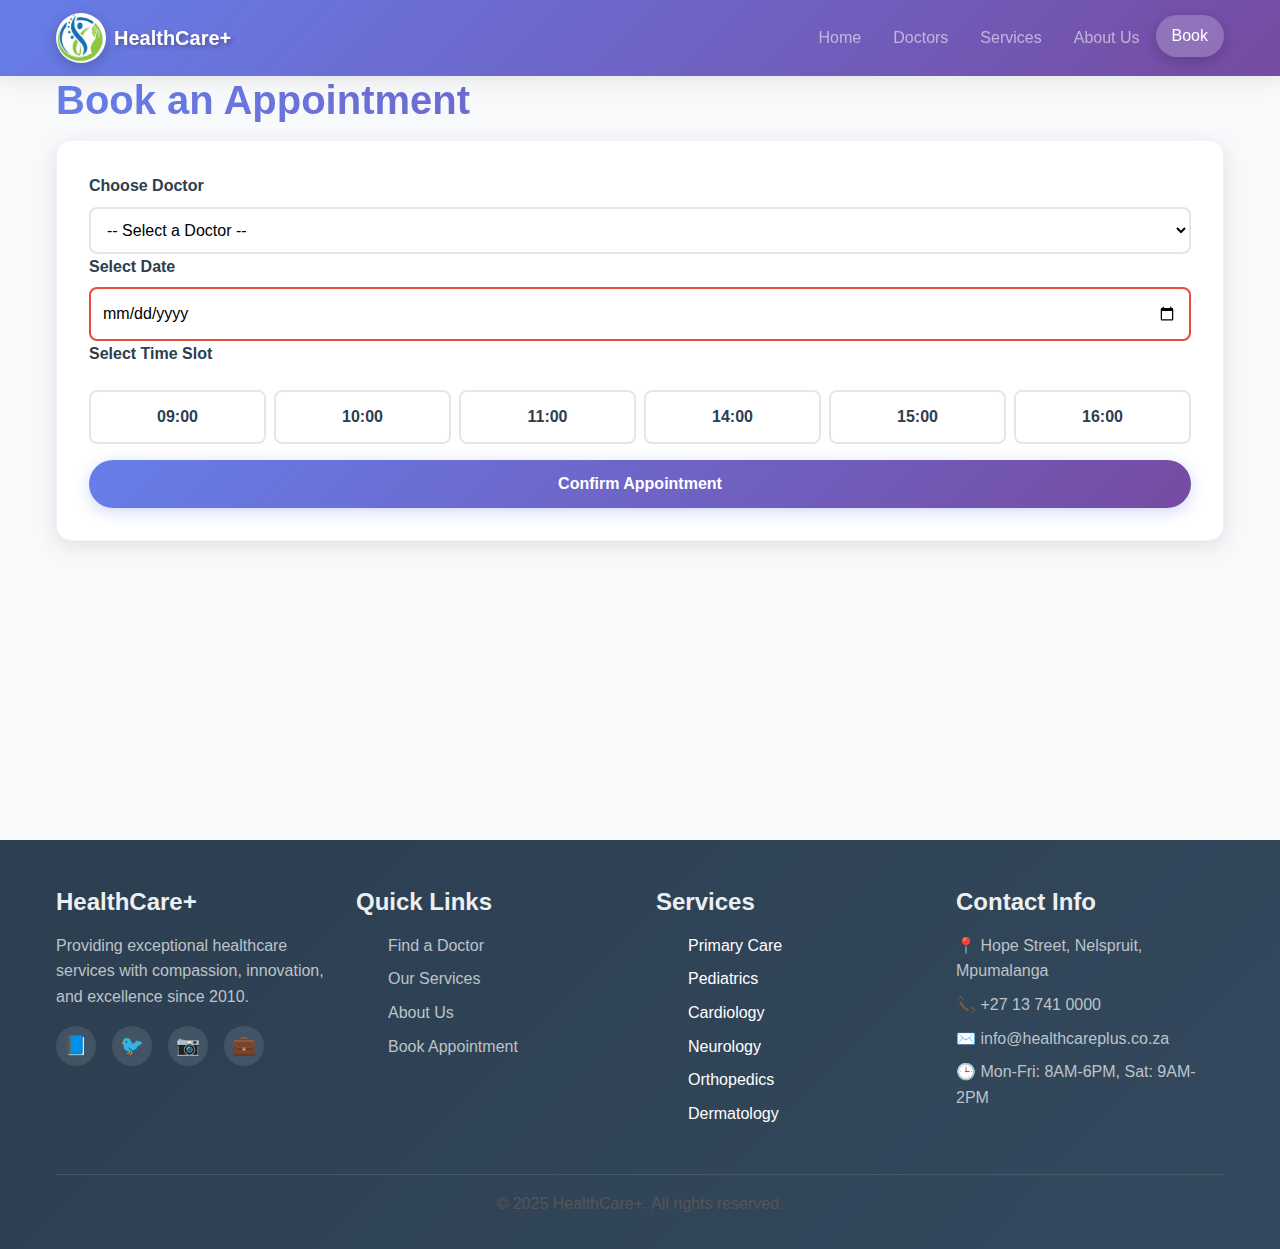
<file: book.html>
<!DOCTYPE html>
<html lang="en">
<head>
  <meta charset="UTF-8" />
  <meta name="viewport" content="width=device-width, initial-scale=1.0" />
  <title>HealthCare+ | Book Appointment</title>
  <link rel="icon" href="Images\logo.jpg" type="image/x-icon">
  <!-- Bootstrap CSS -->
  <link href="https://cdn.jsdelivr.net/npm/bootstrap@5.3.0/dist/css/bootstrap.min.css" rel="stylesheet">
  <link rel="stylesheet" href="styles.css">
</head>
<body>
  <nav class="navbar navbar-expand-lg navbar-dark bg-primary sticky-top">
    <div class="container">
      <a class="navbar-brand d-flex align-items-center" href="index.html">
        <img src="Images\logo.jpg" alt="logo" height="50" width="50" class="rounded-circle me-2">
        <span class="fw-bold">HealthCare+</span>
      </a>
      
      <button class="navbar-toggler" type="button" data-bs-toggle="collapse" data-bs-target="#navbarNav" aria-controls="navbarNav" aria-expanded="false" aria-label="Toggle navigation">
        <span class="navbar-toggler-icon"></span>
      </button>
      
      <div class="collapse navbar-collapse" id="navbarNav">
        <ul class="navbar-nav ms-auto">
          <li class="nav-item">
            <a class="nav-link" href="index.html">Home</a>
          </li>
          <li class="nav-item">
            <a class="nav-link" href="doctors.html">Doctors</a>
          </li>
          <li class="nav-item">
            <a class="nav-link" href="services.html">Services</a>
          </li>
          <li class="nav-item">
            <a class="nav-link" href="about.html">About Us</a>
          </li>
          <li class="nav-item">
            <a class="nav-link active" href="book.html">Book</a>
          </li>
        </ul>
      </div>
    </div>
  </nav>

  <main class="container">
    <h1>Book an Appointment</h1>

    <form class="card">
      <label>Choose Doctor
        <select id="selectDoctor" required>
          <option value="">-- Select a Doctor --</option>
          <option value="dr_smith">Dr. Thabo Maseko (Primary Care Physician)</option>
          <option value="dr_lee">Dr. Nokuthula Dlamini(Pediatrician)</option>
          <option value="dr_patel">Dr. Sipho Nkosi(Cardiologist)</option>
          <option value="dr_garcia">Dr. Lerato Molefe(Neurologist)</option>
          <option value="dr_garcia">Dr. Themba Khumalo(Orthopedic Surgeon)</option>
          <option value="dr_garcia">Dr. Zanele Mthembu(Dermatologist)</option>
          <option value="dr_garcia">Dr. Kgosi Ramaphosa(Internal Medicine)</option>
          <option value="dr_garcia">Dr. Amahle Zulu(Gynecologist)</option>
        </select>
      </label>
      
      <label>Select Date
        <input type="date" id="inputDate" required />
      </label>
      
      <label>Select Time Slot
        <div class="slots">
          <input type="radio" id="slot1" name="timeSlot" class="slot-radio" value="09:00" required>
          <label for="slot1" class="slot">09:00</label>
          
          <input type="radio" id="slot2" name="timeSlot" class="slot-radio" value="10:00">
          <label for="slot2" class="slot">10:00</label>
          
          <input type="radio" id="slot3" name="timeSlot" class="slot-radio" value="11:00">
          <label for="slot3" class="slot">11:00</label>
          
          <input type="radio" id="slot4" name="timeSlot" class="slot-radio" value="14:00">
          <label for="slot4" class="slot">14:00</label>
          
          <input type="radio" id="slot5" name="timeSlot" class="slot-radio" value="15:00">
          <label for="slot5" class="slot">15:00</label>
          
          <input type="radio" id="slot6" name="timeSlot" class="slot-radio" value="16:00">
          <label for="slot6" class="slot">16:00</label>
        </div>
      </label>
      
      <button type="submit" class="btn btn-primary">Confirm Appointment</button>
    </form>
  </main>

  <footer class="site-footer">
    <div class="container">
      <div class="footer-content">
        <div class="footer-section">
          <h3>HealthCare+</h3>
          <p>Providing exceptional healthcare services with compassion, innovation, and excellence since 2010.</p>
          <div class="social-links">
            <a href="#" aria-label="Facebook">📘</a>
            <a href="#" aria-label="Twitter">🐦</a>
            <a href="#" aria-label="Instagram">📷</a>
            <a href="#" aria-label="LinkedIn">💼</a>
          </div>
        </div>
        
        <div class="footer-section">
          <h4>Quick Links</h4>
          <ul>
            <li><a href="doctors.html">Find a Doctor</a></li>
            <li><a href="services.html">Our Services</a></li>
            <li><a href="about.html">About Us</a></li>
            <li><a href="book.html">Book Appointment</a></li>
          </ul>
        </div>
        
        <div class="footer-section">
          <h4>Services</h4>
          <ul>
            <li>Primary Care</li>
            <li>Pediatrics</li>
            <li>Cardiology</li>
            <li>Neurology</li>
            <li>Orthopedics</li>
            <li>Dermatology</li>
          </ul>
        </div>
        
        <div class="footer-section">
          <h4>Contact Info</h4>
          <p>📍 Hope Street, Nelspruit, Mpumalanga</p>
          <p>📞 +27 13 741 0000</p>
          <p>✉️ info@healthcareplus.co.za</p>
          <p>🕒 Mon-Fri: 8AM-6PM, Sat: 9AM-2PM</p>
        </div>
      </div>
      
      <div class="footer-bottom">
        <p>© 2025 HealthCare+. All rights reserved.</p>
       
      </div>
    </div>
  </footer>
  
  <!-- Bootstrap JavaScript -->
  <script src="https://cdn.jsdelivr.net/npm/bootstrap@5.3.0/dist/js/bootstrap.bundle.min.js"></script>
</body>
</html>
</file>
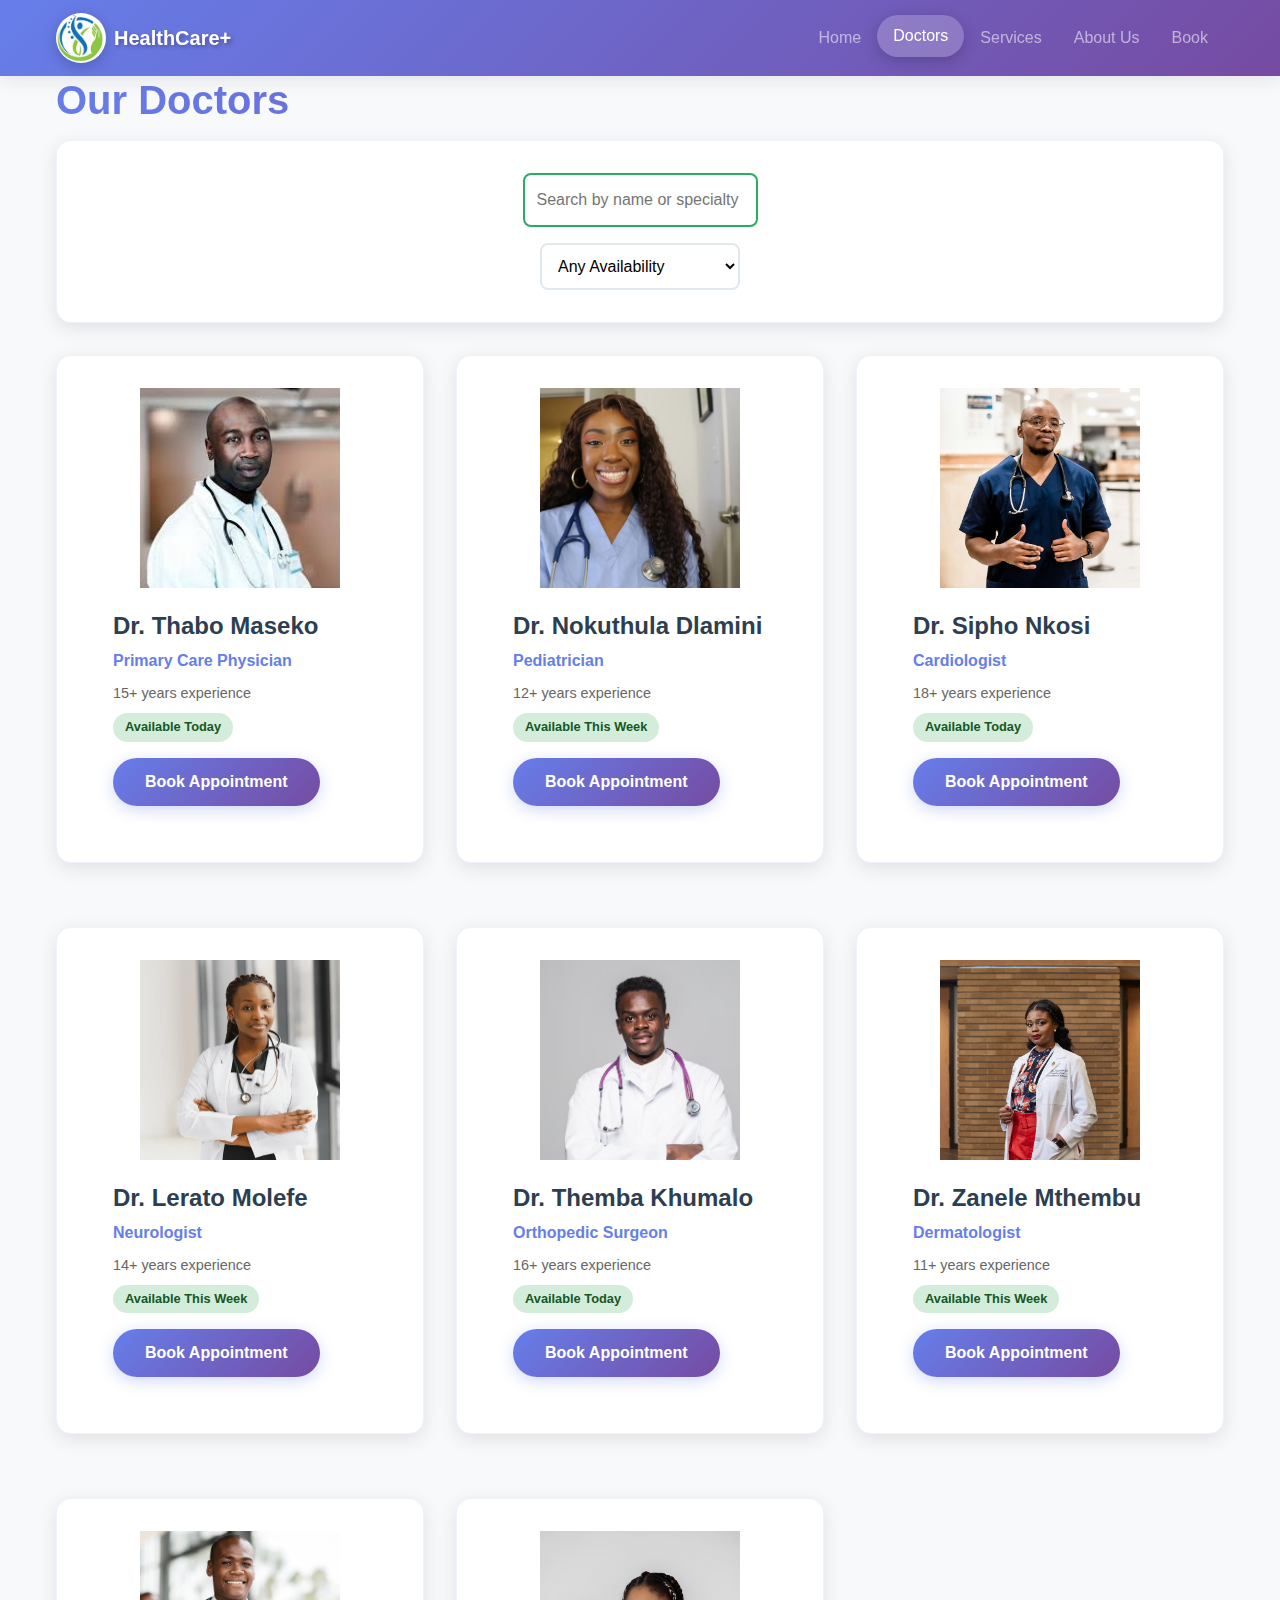
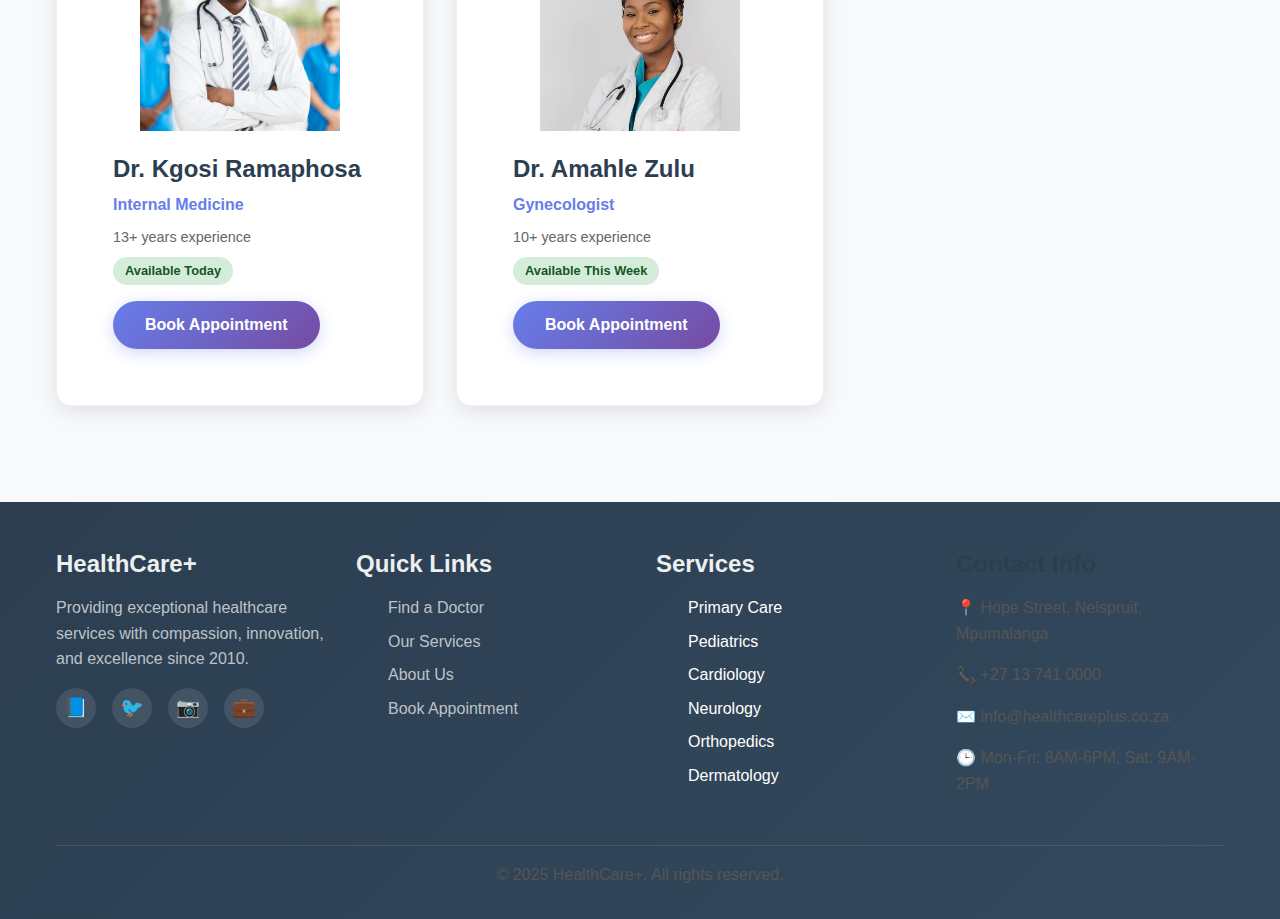
<file: doctors.html>
<!DOCTYPE html>
<html lang="en">
<head>
  <meta charset="UTF-8" />
  <meta name="viewport" content="width=device-width, initial-scale=1.0" />
  <title>HealthCare+ | Doctors</title>
  <link rel="icon" href="Images\logo.jpg" type="image/x-icon">
  <!-- Bootstrap CSS -->
  <link href="https://cdn.jsdelivr.net/npm/bootstrap@5.3.0/dist/css/bootstrap.min.css" rel="stylesheet">
  <link rel="stylesheet" href="styles.css">
</head>
<body>
  <nav class="navbar navbar-expand-lg navbar-dark bg-primary sticky-top">
    <div class="container">
      <a class="navbar-brand d-flex align-items-center" href="index.html">
        <img src="Images\logo.jpg" alt="logo" height="50" width="50" class="rounded-circle me-2">
        <span class="fw-bold">HealthCare+</span>
      </a>
      
      <button class="navbar-toggler" type="button" data-bs-toggle="collapse" data-bs-target="#navbarNav" aria-controls="navbarNav" aria-expanded="false" aria-label="Toggle navigation">
        <span class="navbar-toggler-icon"></span>
      </button>
      
      <div class="collapse navbar-collapse" id="navbarNav">
        <ul class="navbar-nav ms-auto">
          <li class="nav-item">
            <a class="nav-link" href="index.html">Home</a>
          </li>
          <li class="nav-item">
            <a class="nav-link active" href="doctors.html">Doctors</a>
          </li>
          <li class="nav-item">
            <a class="nav-link" href="services.html">Services</a>
          </li>
          <li class="nav-item">
            <a class="nav-link" href="about.html">About Us</a>
          </li>
          <li class="nav-item">
            <a class="nav-link" href="book.html">Book</a>
          </li>
        </ul>
      </div>
    </div>
  </nav>

  <main class="container">
    <h1>Our Doctors</h1>
    <div id="doctorFilters" class="filters card">
      <input type="text" id="filterQuery" placeholder="Search by name or specialty" />
      <select id="filterAvailability">
        <option value="all">Any Availability</option>
        <option value="today">Available Today</option>
        <option value="week">This Week</option>
      </select>
    </div>

    <div id="doctorsGrid" class="grid">
      <div class="doctor-card card">
        <img src="Images\Thabo.jpeg" alt="Dr. Thabo Maseko" class="doctor-image" />
        <div class="doctor-info">
          <h3>Dr. Thabo Maseko</h3>
          <p class="specialty">Primary Care Physician</p>
          <p class="experience">15+ years experience</p>
          <p class="availability available">Available Today</p>
          <div class="doctor-actions">
            <a href="book.html" class="btn btn-primary">Book Appointment</a>
    
          </div>
        </div>
      </div>

      <div class="doctor-card card">
        <img src="Images\Nokthula.jpg" alt="Dr. Nokuthula Dlamini" class="doctor-image" height="200px" width="350px"/>
        <div class="doctor-info">
          <h3>Dr. Nokuthula Dlamini</h3>
          <p class="specialty">Pediatrician</p>
          <p class="experience">12+ years experience</p>
          <p class="availability available">Available This Week</p>
          <div class="doctor-actions">
            <a href="book.html" class="btn btn-primary">Book Appointment</a>
            
          </div>
        </div>
      </div>

      <div class="doctor-card card">
        <img src="Images\Sipho.jpg" alt="Dr. Sipho Nkosi" class="doctor-image" height="200px" width="300px"/>
        <div class="doctor-info">
          <h3>Dr. Sipho Nkosi</h3>
          <p class="specialty">Cardiologist</p>
          <p class="experience">18+ years experience</p>
          <p class="availability available">Available Today</p>
          <div class="doctor-actions">
            <a href="book.html" class="btn btn-primary">Book Appointment</a>
            
          </div>
        </div>
      </div>

      <div class="doctor-card card">
        <img src="Images\Lerato.webp" alt="Dr. Lerato Molefe" class="doctor-image" height="200px" width="300px" />
        <div class="doctor-info">
          <h3>Dr. Lerato Molefe</h3>
          <p class="specialty">Neurologist</p>
          <p class="experience">14+ years experience</p>
          <p class="availability available">Available This Week</p>
          <div class="doctor-actions">
            <a href="book.html" class="btn btn-primary">Book Appointment</a>
           
          </div>
        </div>
      </div>

      <div class="doctor-card card">
        <img src="Images\Themba.avif" alt="Dr. Themba Khumalo" class="doctor-image themba" />
        <div class="doctor-info">
          <h3>Dr. Themba Khumalo</h3>
          <p class="specialty">Orthopedic Surgeon</p>
          <p class="experience">16+ years experience</p>
          <p class="availability available">Available Today</p>
          <div class="doctor-actions">
            <a href="book.html" class="btn btn-primary">Book Appointment</a>
           
          </div>
        </div>
      </div>

      <div class="doctor-card card">
        <img src="Images\zanele.jpg" alt="Dr. Zanele Mthembu" class="doctor-image"  height="200px" width="300px" />
        <div class="doctor-info">
          <h3>Dr. Zanele Mthembu</h3>
          <p class="specialty">Dermatologist</p>
          <p class="experience">11+ years experience</p>
          <p class="availability available">Available This Week</p>
          <div class="doctor-actions">
            <a href="book.html" class="btn btn-primary">Book Appointment</a>
        
          </div>
        </div>
      </div>

      <div class="doctor-card card">
        <img src="Images\kgosi.png" alt="Dr. Kgosi Ramaphosa" class="doctor-image"  height="200px" width="300px"/>
        <div class="doctor-info">
          <h3>Dr. Kgosi Ramaphosa</h3>
          <p class="specialty">Internal Medicine</p>
          <p class="experience">13+ years experience</p>
          <p class="availability available">Available Today</p>
          <div class="doctor-actions">
            <a href="book.html" class="btn btn-primary">Book Appointment</a>
            
          </div>
        </div>
      </div>

      <div class="doctor-card card">
        <img src="Images\Amahle.avif" alt="Dr. Amahle Zulu" class="doctor-image"  height="400px" width="300px"/>
        <div class="doctor-info">
          <h3>Dr. Amahle Zulu</h3>
          <p class="specialty">Gynecologist</p>
          <p class="experience">10+ years experience</p>
          <p class="availability available">Available This Week</p>
          <div class="doctor-actions">
            <a href="book.html" class="btn btn-primary">Book Appointment</a>
            
          </div>
        </div>
      </div>
    </div>
  </main>
  <footer class="site-footer">
    <div class="container">
      <div class="footer-content">
        <div class="footer-section">
          <h3>HealthCare+</h3>
          <p>Providing exceptional healthcare services with compassion, innovation, and excellence since 2010.</p>
          <div class="social-links">
            <a href="#" aria-label="Facebook">📘</a>
            <a href="#" aria-label="Twitter">🐦</a>
            <a href="#" aria-label="Instagram">📷</a>
            <a href="#" aria-label="LinkedIn">💼</a>
          </div>
        </div>
        
        <div class="footer-section">
          <h4>Quick Links</h4>
          <ul>
            <li><a href="doctors.html">Find a Doctor</a></li>
            <li><a href="services.html">Our Services</a></li>
            <li><a href="about.html">About Us</a></li>
            <li><a href="book.html">Book Appointment</a></li>
          </ul>
        </div>
        
        <div class="footer-section">
          <h4>Services</h4>
          <ul>
            <li>Primary Care</li>
            <li>Pediatrics</li>
            <li>Cardiology</li>
            <li>Neurology</li>
            <li>Orthopedics</li>
            <li>Dermatology</li>
          </ul>
        </div>
        
        <div id="footer-section">
          <h4>Contact Info</h4>
          <p>📍 Hope Street, Nelspruit, Mpumalanga</p>
          <p>📞 +27 13 741 0000</p>
          <p>✉️ info@healthcareplus.co.za</p>
          <p>🕒 Mon-Fri: 8AM-6PM, Sat: 9AM-2PM</p>
        </div>
      </div>
      
      <div class="footer-bottom">
        <p>© 2025 HealthCare+. All rights reserved.</p>
        </div>
      </div>
    </div>
  </footer>
  
  <!-- Bootstrap JavaScript -->
  <script src="https://cdn.jsdelivr.net/npm/bootstrap@5.3.0/dist/js/bootstrap.bundle.min.js"></script>
</body>
</html>
</file>
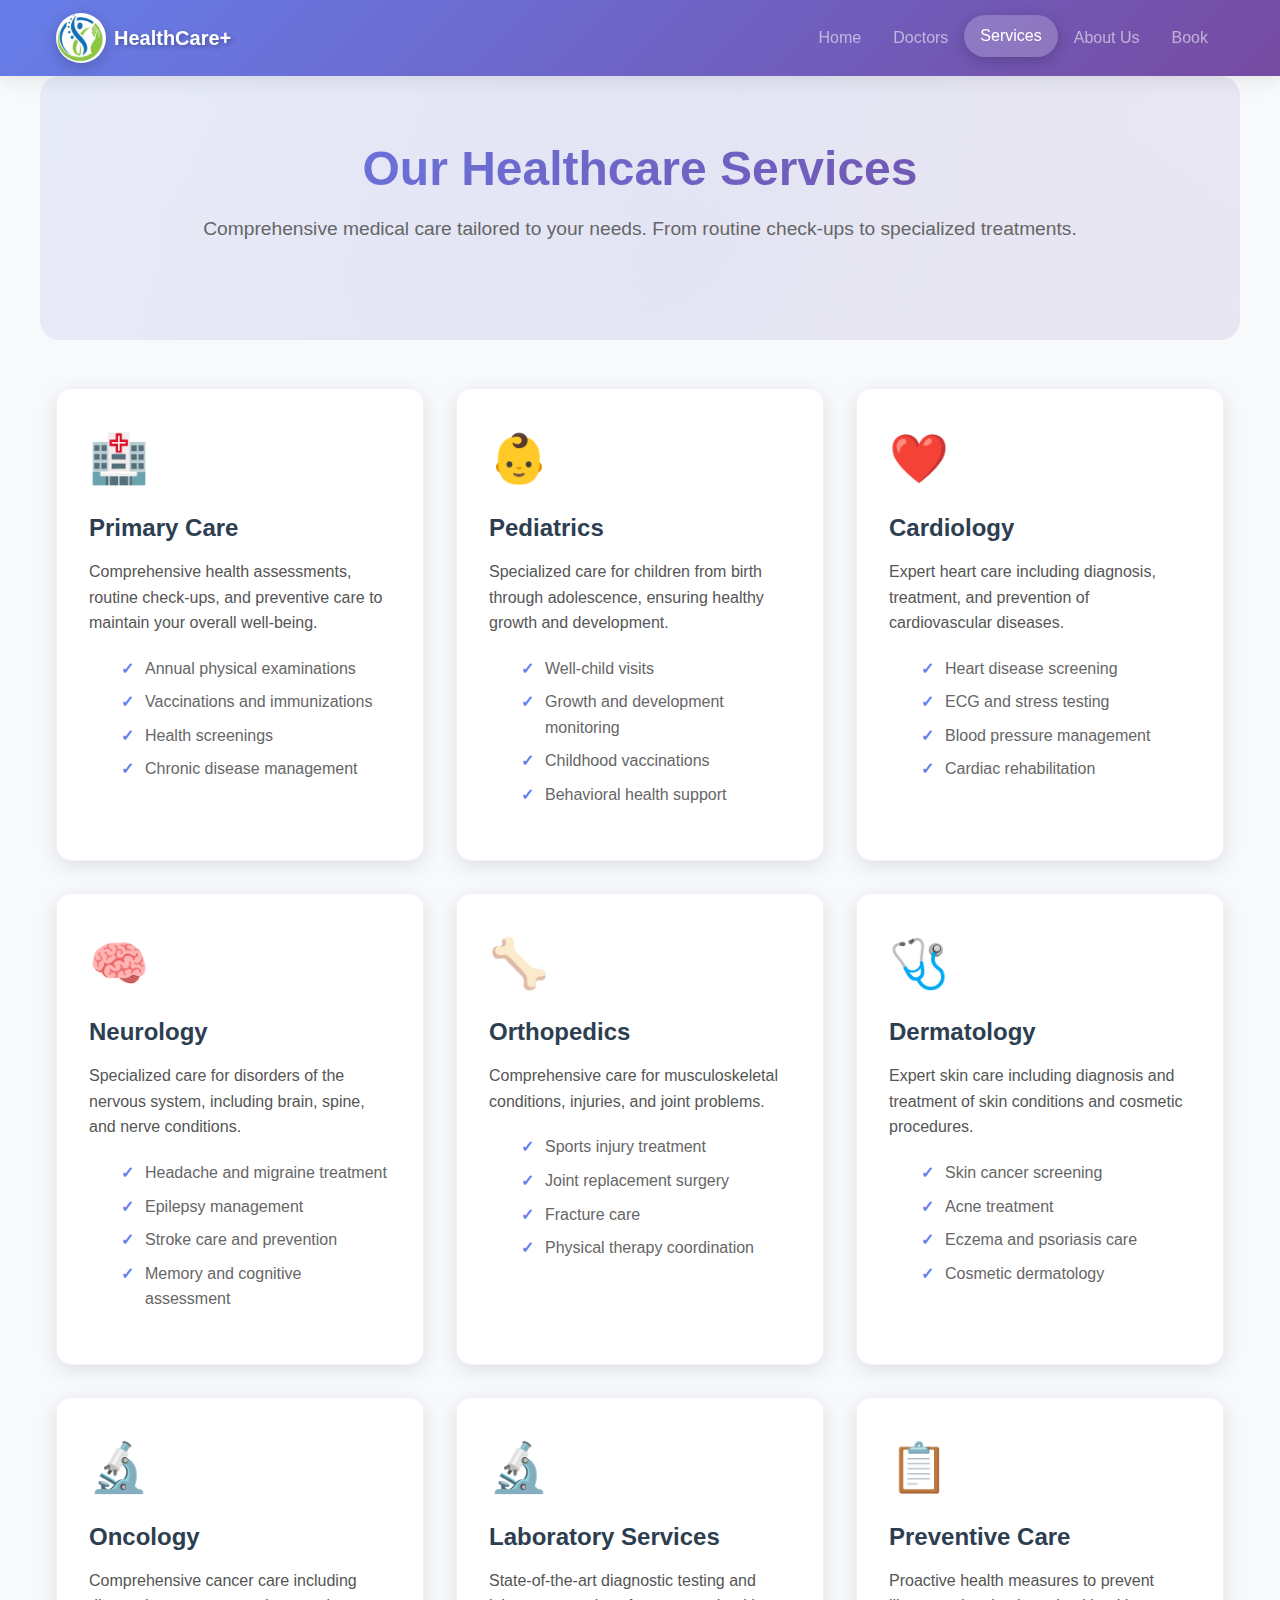
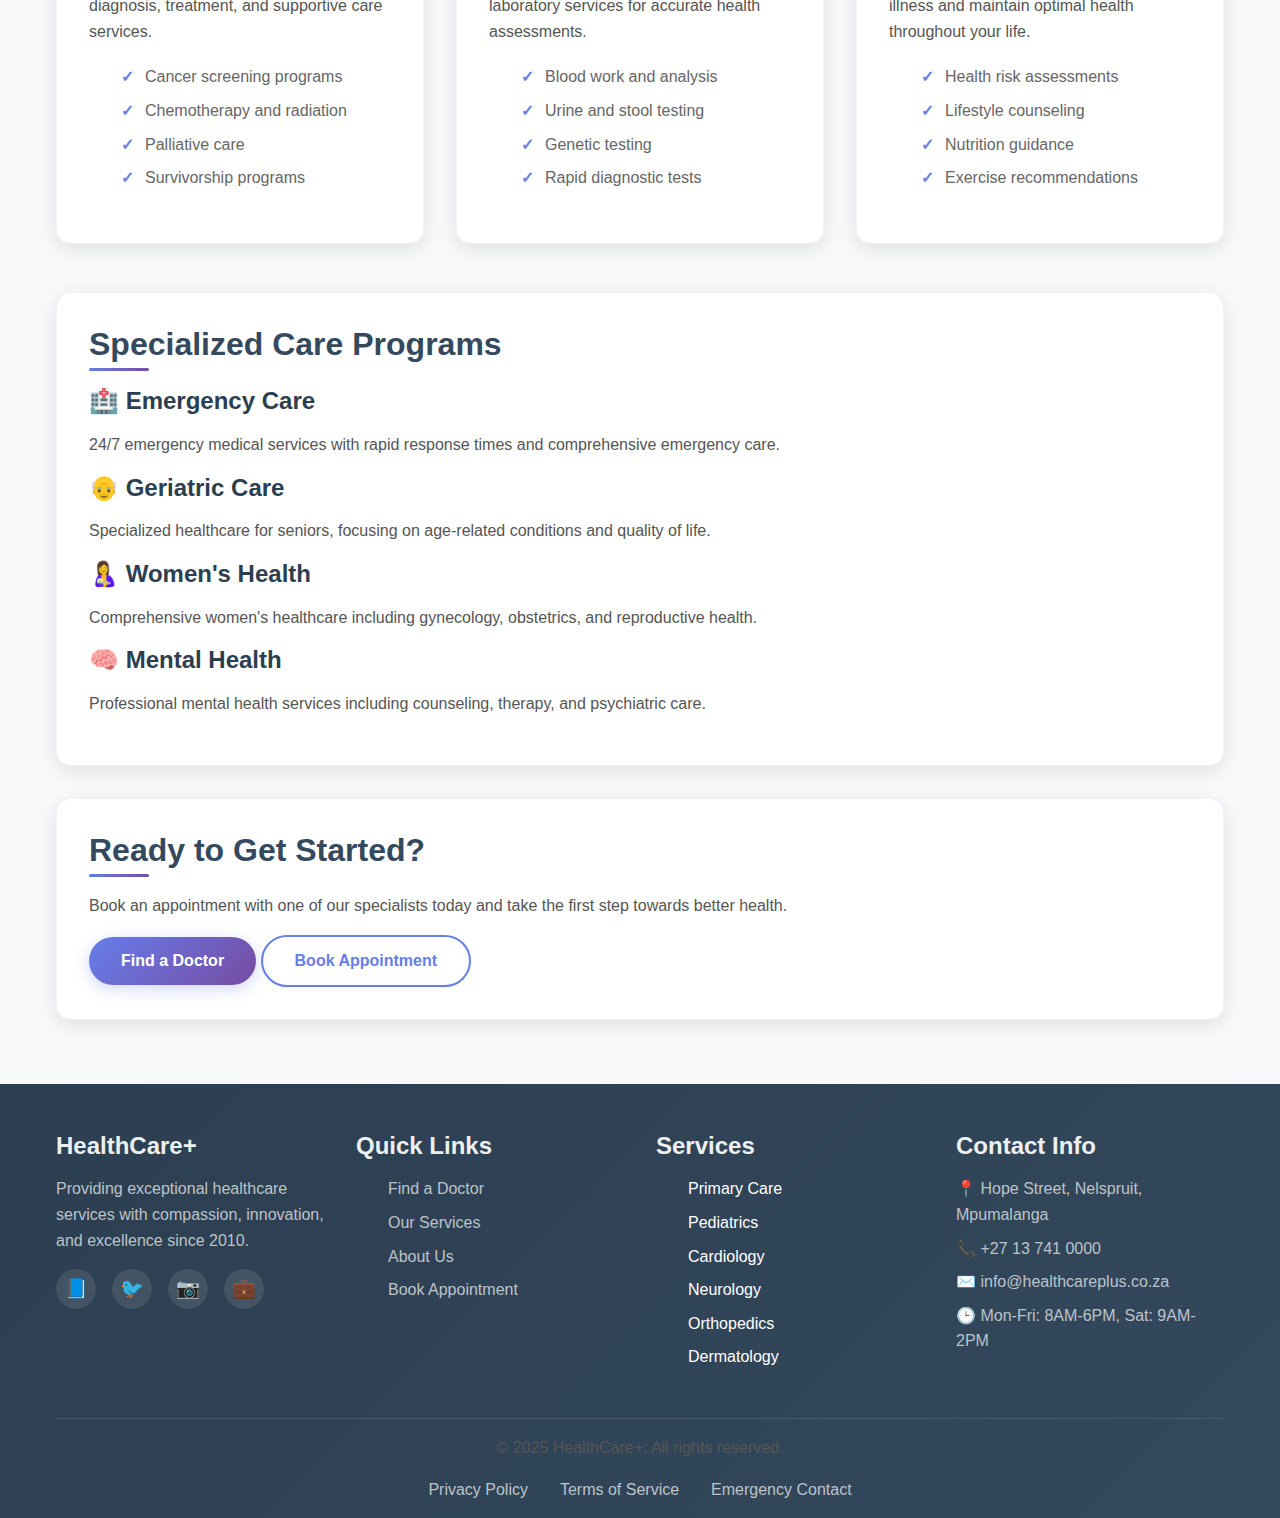
<file: services.html>
<!DOCTYPE html>
<html lang="en">
<head>
  <meta charset="UTF-8" />
  <meta name="viewport" content="width=device-width, initial-scale=1.0" />
  <title>HealthCare+ | Services</title>
  <link rel="icon" href="Images\logo.jpg" type="image/x-icon">
  <!-- Bootstrap CSS -->
  <link href="https://cdn.jsdelivr.net/npm/bootstrap@5.3.0/dist/css/bootstrap.min.css" rel="stylesheet">
  <link rel="stylesheet" href="styles.css">
</head>
<body>
  <nav class="navbar navbar-expand-lg navbar-dark bg-primary sticky-top">
    <div class="container">
      <a class="navbar-brand d-flex align-items-center" href="index.html">
        <img src="Images\logo.jpg" alt="logo" height="50" width="50" class="rounded-circle me-2">
        <span class="fw-bold">HealthCare+</span>
      </a>
      
      <button class="navbar-toggler" type="button" data-bs-toggle="collapse" data-bs-target="#navbarNav" aria-controls="navbarNav" aria-expanded="false" aria-label="Toggle navigation">
        <span class="navbar-toggler-icon"></span>
      </button>
      
      <div class="collapse navbar-collapse" id="navbarNav">
        <ul class="navbar-nav ms-auto">
          <li class="nav-item">
            <a class="nav-link" href="index.html">Home</a>
          </li>
          <li class="nav-item">
            <a class="nav-link" href="doctors.html">Doctors</a>
          </li>
          <li class="nav-item">
            <a class="nav-link active" href="services.html">Services</a>
          </li>
          <li class="nav-item">
            <a class="nav-link" href="about.html">About Us</a>
          </li>
          <li class="nav-item">
            <a class="nav-link" href="book.html">Book</a>
          </li>
        </ul>
      </div>
    </div>
  </nav>

  <main class="container">
    <section class="hero">
      <h1>Our Healthcare Services</h1>
      <p>Comprehensive medical care tailored to your needs. From routine check-ups to specialized treatments.</p>
    </section>

    <section class="services-grid">
      <div class="service-card">
        <div class="service-icon">🏥</div>
        <h3>Primary Care</h3>
        <p>Comprehensive health assessments, routine check-ups, and preventive care to maintain your overall well-being.</p>
        <ul class="service-features">
          <li>Annual physical examinations</li>
          <li>Vaccinations and immunizations</li>
          <li>Health screenings</li>
          <li>Chronic disease management</li>
        </ul>
      </div>

      <div class="service-card">
        <div class="service-icon">👶</div>
        <h3>Pediatrics</h3>
        <p>Specialized care for children from birth through adolescence, ensuring healthy growth and development.</p>
        <ul class="service-features">
          <li>Well-child visits</li>
          <li>Growth and development monitoring</li>
          <li>Childhood vaccinations</li>
          <li>Behavioral health support</li>
        </ul>
      </div>

      <div class="service-card">
        <div class="service-icon">❤️</div>
        <h3>Cardiology</h3>
        <p>Expert heart care including diagnosis, treatment, and prevention of cardiovascular diseases.</p>
        <ul class="service-features">
          <li>Heart disease screening</li>
          <li>ECG and stress testing</li>
          <li>Blood pressure management</li>
          <li>Cardiac rehabilitation</li>
        </ul>
      </div>

      <div class="service-card">
        <div class="service-icon">🧠</div>
        <h3>Neurology</h3>
        <p>Specialized care for disorders of the nervous system, including brain, spine, and nerve conditions.</p>
        <ul class="service-features">
          <li>Headache and migraine treatment</li>
          <li>Epilepsy management</li>
          <li>Stroke care and prevention</li>
          <li>Memory and cognitive assessment</li>
        </ul>
      </div>

      <div class="service-card">
        <div class="service-icon">🦴</div>
        <h3>Orthopedics</h3>
        <p>Comprehensive care for musculoskeletal conditions, injuries, and joint problems.</p>
        <ul class="service-features">
          <li>Sports injury treatment</li>
          <li>Joint replacement surgery</li>
          <li>Fracture care</li>
          <li>Physical therapy coordination</li>
        </ul>
      </div>

      <div class="service-card">
        <div class="service-icon">🩺</div>
        <h3>Dermatology</h3>
        <p>Expert skin care including diagnosis and treatment of skin conditions and cosmetic procedures.</p>
        <ul class="service-features">
          <li>Skin cancer screening</li>
          <li>Acne treatment</li>
          <li>Eczema and psoriasis care</li>
          <li>Cosmetic dermatology</li>
        </ul>
      </div>

      <div class="service-card">
        <div class="service-icon">🔬</div>
        <h3>Oncology</h3>
        <p>Comprehensive cancer care including diagnosis, treatment, and supportive care services.</p>
        <ul class="service-features">
          <li>Cancer screening programs</li>
          <li>Chemotherapy and radiation</li>
          <li>Palliative care</li>
          <li>Survivorship programs</li>
        </ul>
      </div>

      <div class="service-card">
        <div class="service-icon">🔬</div>
        <h3>Laboratory Services</h3>
        <p>State-of-the-art diagnostic testing and laboratory services for accurate health assessments.</p>
        <ul class="service-features">
          <li>Blood work and analysis</li>
          <li>Urine and stool testing</li>
          <li>Genetic testing</li>
          <li>Rapid diagnostic tests</li>
        </ul>
      </div>

      <div class="service-card">
        <div class="service-icon">📋</div>
        <h3>Preventive Care</h3>
        <p>Proactive health measures to prevent illness and maintain optimal health throughout your life.</p>
        <ul class="service-features">
          <li>Health risk assessments</li>
          <li>Lifestyle counseling</li>
          <li>Nutrition guidance</li>
          <li>Exercise recommendations</li>
        </ul>
      </div>
    </section>

    <section class="specialized-care card">
      <h2>Specialized Care Programs</h2>
      <div class="care-programs">
        <div class="program">
          <h3>🏥 Emergency Care</h3>
          <p>24/7 emergency medical services with rapid response times and comprehensive emergency care.</p>
        </div>
        <div class="program">
          <h3>👴 Geriatric Care</h3>
          <p>Specialized healthcare for seniors, focusing on age-related conditions and quality of life.</p>
        </div>
        <div class="program">
          <h3>🤱 Women's Health</h3>
          <p>Comprehensive women's healthcare including gynecology, obstetrics, and reproductive health.</p>
        </div>
        <div class="program">
          <h3>🧠 Mental Health</h3>
          <p>Professional mental health services including counseling, therapy, and psychiatric care.</p>
        </div>
      </div>
    </section>

    <section class="appointment-cta card">
      <h2>Ready to Get Started?</h2>
      <p>Book an appointment with one of our specialists today and take the first step towards better health.</p>
      <div class="cta-buttons">
        <a href="doctors.html" class="btn btn-primary">Find a Doctor</a>
        <a href="book.html" class="btn btn-outline">Book Appointment</a>
      </div>
    </section>
  </main>

  <footer class="site-footer">
    <div class="container">
      <div class="footer-content">
        <div class="footer-section">
          <h3>HealthCare+</h3>
          <p>Providing exceptional healthcare services with compassion, innovation, and excellence since 2010.</p>
          <div class="social-links">
            <a href="#" aria-label="Facebook">📘</a>
            <a href="#" aria-label="Twitter">🐦</a>
            <a href="#" aria-label="Instagram">📷</a>
            <a href="#" aria-label="LinkedIn">💼</a>
          </div>
        </div>
        
        <div class="footer-section">
          <h4>Quick Links</h4>
          <ul>
            <li><a href="doctors.html">Find a Doctor</a></li>
            <li><a href="services.html">Our Services</a></li>
            <li><a href="about.html">About Us</a></li>
            <li><a href="book.html">Book Appointment</a></li>
          </ul>
        </div>
        
        <div class="footer-section">
          <h4>Services</h4>
          <ul>
            <li>Primary Care</li>
            <li>Pediatrics</li>
            <li>Cardiology</li>
            <li>Neurology</li>
            <li>Orthopedics</li>
            <li>Dermatology</li>
          </ul>
        </div>
        
        <div class="footer-section">
          <h4>Contact Info</h4>
          <p>📍 Hope Street, Nelspruit, Mpumalanga</p>
          <p>📞 +27 13 741 0000</p>
          <p>✉️ info@healthcareplus.co.za</p>
          <p>🕒 Mon-Fri: 8AM-6PM, Sat: 9AM-2PM</p>
        </div>
      </div>
      
      <div class="footer-bottom">
        <p>© 2025 HealthCare+. All rights reserved.</p>
        <div class="footer-links">
          <a href="#">Privacy Policy</a>
          <a href="#">Terms of Service</a>
          <a href="#">Emergency Contact</a>
        </div>
      </div>
    </div>
  </footer>
  
  <!-- Bootstrap JavaScript -->
  <script src="https://cdn.jsdelivr.net/npm/bootstrap@5.3.0/dist/js/bootstrap.bundle.min.js"></script>
</body>
</html>
</file>
<file: styles.css>
/* ===== CSS RESET & BASE STYLES ===== */
* {
  margin: 0;
  padding: 0;
  box-sizing: border-box;
}

html {
  scroll-behavior: smooth;
}

body {
  font-family: 'Segoe UI', Tahoma, Geneva, Verdana, sans-serif;
  line-height: 1.6;
  color: #333;
  background-color: #f8f9fa;
}


h1, h2, h3, h4, h5, h6 {
  font-weight: 600;
  line-height: 1.2;
  margin-bottom: 1rem;
  color: #2c3e50;
}

h1 {
  font-size: 2.5rem;
  font-weight: 700;
  background: linear-gradient(135deg, #667eea 0%, #764ba2 100%);
  -webkit-background-clip: text;
  -webkit-text-fill-color: transparent;
  background-clip: text;
}

h2 {
  font-size: 2rem;
  color: #34495e;
  position: relative;
  padding-bottom: 0.5rem;
}

h2::after {
  content: '';
  position: absolute;
  bottom: 0;
  left: 0;
  width: 60px;
  height: 3px;
  background: linear-gradient(135deg, #667eea 0%, #764ba2 100%);
  border-radius: 2px;
}

h3 {
  font-size: 1.5rem;
  color: #2c3e50;
}

p {
  margin-bottom: 1rem;
  color: #555;
  font-size: 1rem;
}

.container {
  max-width: 1200px;
  margin: 0 auto;
  padding: 0 1rem;
}

/* Custom Bootstrap navbar styling */
.navbar.bg-primary {
  background: linear-gradient(135deg, #667eea 0%, #764ba2 100%) !important;
  box-shadow: 0 2px 20px rgba(0,0,0,0.1);
}

.header-inner {
  display: flex;
  align-items: center;
  justify-content: space-between;
  flex-wrap: wrap;
  gap: 1rem;
}

.header-inner img {
  border-radius: 50%;
  box-shadow: 0 4px 15px rgba(0,0,0,0.2);
  transition: transform 0.3s ease, box-shadow 0.3s ease;
}

.header-inner img:hover {
  transform: scale(1.05);
  box-shadow: 0 6px 20px rgba(0,0,0,0.3);
}

.brand {
  font-size: 1.8rem;
  font-weight: 700;
  text-shadow: 2px 2px 4px rgba(0,0,0,0.3);
}

.nav {
  display: flex;
  gap: 2rem;
  align-items: center;
}

.nav a {
  color: white;
  text-decoration: none;
  font-weight: 500;
  padding: 0.5rem 1rem;
  border-radius: 25px;
  transition: all 0.3s ease;
  position: relative;
  overflow: hidden;
}

.nav a::before {
  content: '';
  position: absolute;
  top: 0;
  left: -100%;
  width: 100%;
  height: 100%;
  background: rgba(255,255,255,0.1);
  transition: left 0.3s ease;
}

.nav a:hover::before {
  left: 0;
}

.nav a:hover,
.nav a.active {
  background: rgba(255,255,255,0.2);
  transform: translateY(-2px);
  box-shadow: 0 4px 15px rgba(0,0,0,0.2);
}


.mobile-menu-toggle {
  display: none;
  background: none;
  border: none;
  color: white;
  font-size: 1.5rem;
  cursor: pointer;
  padding: 0.5rem;
  border-radius: 5px;
  transition: background 0.3s ease;
}

.mobile-menu-toggle:hover {
  background: rgba(255,255,255,0.1);
}

.nav-checkbox {
  display: none;
}

.mobile-nav {
  display: none;
  position: fixed;
  top: 0;
  right: -100%;
  width: 300px;
  height: 100vh;
  background: linear-gradient(135deg, #667eea 0%, #764ba2 100%);
  padding: 2rem;
  transition: right 0.3s ease;
  z-index: 1001;
  box-shadow: -5px 0 20px rgba(0,0,0,0.3);
}

.nav-checkbox:checked ~ .mobile-nav {
  right: 0;
}

.nav-checkbox:checked ~ .overlay {
  display: block;
}

.mobile-nav-close {
  position: absolute;
  top: 1rem;
  right: 1rem;
  background: none;
  border: none;
  color: white;
  font-size: 1.5rem;
  cursor: pointer;
  padding: 0.5rem;
  border-radius: 50%;
  transition: background 0.3s ease;
}

.mobile-nav-close:hover {
  background: rgba(255,255,255,0.1);
}

.mobile-nav a {
  display: block;
  color: white;
  text-decoration: none;
  padding: 1rem 0;
  border-bottom: 1px solid rgba(255,255,255,0.1);
  transition: all 0.3s ease;
}

.mobile-nav a:hover,
.mobile-nav a.active {
  color: #ffd700;
  padding-left: 1rem;
}

.overlay {
  display: none;
  position: fixed;
  top: 0;
  left: 0;
  width: 100%;
  height: 100%;
  background: rgba(0,0,0,0.5);
  z-index: 1000;
}


main {
  min-height: calc(100vh - 200px);
  padding: 2rem 0;
}

.page-title {
  text-align: center;
  margin-bottom: 3rem;
}


.hero {
  text-align: center;
  padding: 4rem 2rem;
  background: linear-gradient(135deg, rgba(102, 126, 234, 0.1) 0%, rgba(118, 75, 162, 0.1) 100%);
  border-radius: 20px;
  margin: 0 -1rem 3rem -1rem;
  position: relative;
  overflow: hidden;
  transition: all 0.3s ease;
}

.hero::before {
  content: '';
  position: absolute;
  top: -50%;
  left: -50%;
  width: 200%;
  height: 200%;
  background: radial-gradient(circle, rgba(102, 126, 234, 0.05) 0%, transparent 70%);
  animation: float 6s ease-in-out infinite;
}

@keyframes float {
  0%, 100% { transform: translate(0, 0) rotate(0deg); }
  50% { transform: translate(-20px, -20px) rotate(180deg); }
}

.hero h1 {
  font-size: 3rem;
  margin-bottom: 1rem;
  position: relative;
  z-index: 1;
}

.hero p {
  font-size: 1.2rem;
  margin-bottom: 2rem;
  color: #666;
  position: relative;
  z-index: 1;
}

.hero-cta {
  display: flex;
  gap: 1rem;
  justify-content: center;
  flex-wrap: wrap;
  position: relative;
  z-index: 1;
}


.hero:hover {
  transform: translateY(-5px);
  box-shadow: 0 20px 40px rgba(102, 126, 234, 0.2);
  background: linear-gradient(135deg, rgba(102, 126, 234, 0.15) 0%, rgba(118, 75, 162, 0.15) 100%);
}

.hero:hover::before {
  animation-duration: 3s;
  transform: scale(1.1);
}

.hero:hover h1 {
  transform: scale(1.05);
  color: #667eea;
  text-shadow: 0 0 20px rgba(102, 126, 234, 0.3);
}

.hero:hover p {
  transform: translateY(-5px);
  color: #555;
}

.hero:hover .btn {
  transform: translateY(-3px) scale(1.05);
  box-shadow: 0 10px 25px rgba(102, 126, 234, 0.3);
}

.hero:hover .btn-primary {
  background: linear-gradient(135deg, #667eea 0%, #764ba2 100%);
  color: white;
}

.hero:hover .btn-outline {
  background: #667eea;
  color: white;
  border-color: #667eea;
}


.btn {
  display: inline-block;
  padding: 0.75rem 2rem;
  border: none;
  border-radius: 50px;
  text-decoration: none;
  font-weight: 600;
  text-align: center;
  cursor: pointer;
  transition: all 0.3s ease;
  position: relative;
  overflow: hidden;
  font-size: 1rem;
}

.btn::before {
  content: '';
  position: absolute;
  top: 0;
  left: -100%;
  width: 100%;
  height: 100%;
  background: linear-gradient(90deg, transparent, rgba(255,255,255,0.2), transparent);
  transition: left 0.5s ease;
}

.btn:hover::before {
  left: 100%;
}

.btn-primary {
  background: linear-gradient(135deg, #667eea 0%, #764ba2 100%);
  color: white;
  box-shadow: 0 4px 15px rgba(102, 126, 234, 0.3);
}

.btn-primary:hover {
  transform: translateY(-3px);
  box-shadow: 0 8px 25px rgba(102, 126, 234, 0.4);
}

.btn-outline {
  background: transparent;
  color: #667eea;
  border: 2px solid #667eea;
}

.btn-outline:hover {
  background: #667eea;
  color: white;
  transform: translateY(-3px);
  box-shadow: 0 8px 25px rgba(102, 126, 234, 0.3);
}


.card {
  background: white;
  border-radius: 15px;
  padding: 2rem;
  box-shadow: 0 5px 20px rgba(0,0,0,0.1);
  margin-bottom: 2rem;
  transition: all 0.3s ease;
  border: 1px solid rgba(102, 126, 234, 0.1);
}

.card:hover {
  transform: translateY(-5px);
  box-shadow: 0 15px 40px rgba(0,0,0,0.15);
}


.features {
  display: grid;
  grid-template-columns: repeat(auto-fit, minmax(300px, 1fr));
  gap: 2rem;
  margin-bottom: 3rem;
}

.feature {
  text-align: center;
  padding: 2rem;
  background: white;
  border-radius: 15px;
  box-shadow: 0 5px 20px rgba(0,0,0,0.1);
  transition: all 0.3s ease;
  border: 1px solid rgba(102, 126, 234, 0.1);
}

.feature:hover {
  transform: translateY(-10px);
  box-shadow: 0 20px 40px rgba(0,0,0,0.15);
}

.feature-icon {
  width: 80px;
  height: 80px;
  margin: 0 auto 1rem;
  display: flex;
  align-items: center;
  justify-content: center;
  background: linear-gradient(135deg, #667eea 0%, #764ba2 100%);
  border-radius: 50%;
  font-size: 2rem;
  transition: all 0.3s ease;
}

.feature:hover .feature-icon {
  transform: scale(1.1) rotate(5deg);
}


.grid {
  display: grid;
  grid-template-columns: repeat(auto-fit, minmax(300px, 1fr));
  gap: 2rem;
  margin-bottom: 2rem;
}


.doctor-card {
  background: white;
  border-radius: 15px;
  overflow: hidden;
  box-shadow: 0 5px 20px rgba(0,0,0,0.1);
  transition: all 0.3s ease;
  border: 1px solid rgba(102, 126, 234, 0.1);
}

.doctor-card:hover {
  transform: translateY(-10px);
  box-shadow: 0 20px 40px rgba(0,0,0,0.15);
}

.doctor-image {
  width: 200px;
  height: 200px;
  object-fit: cover;
  object-position: center top;
  transition: transform 0.3s ease;
  margin: 0 auto;
  display: block;
}

.doctor-card:hover .doctor-image {
  transform: scale(1.05);
}


.doctor-image.themba {
  object-position: center 20%;
}


.team-member img {
  width: 200px;
  height: 200px;
  object-fit: cover;
  object-position: center top;
  border-radius: 10px;
  margin: 0 auto 1rem auto;
  display: block;
}

.doctor-info {
  padding: 1.5rem;
}

.doctor-info h3 {
  color: #2c3e50;
  margin-bottom: 0.5rem;
}

.specialty {
  color: #667eea;
  font-weight: 600;
  margin-bottom: 0.5rem;
}

.experience {
  color: #666;
  font-size: 0.9rem;
  margin-bottom: 0.5rem;
}

.availability {
  padding: 0.25rem 0.75rem;
  border-radius: 20px;
  font-size: 0.8rem;
  font-weight: 600;
  display: inline-block;
  margin-bottom: 1rem;
}

.availability.available {
  background: #d4edda;
  color: #155724;
}

.doctor-actions {
  display: flex;
  gap: 0.5rem;
  flex-wrap: wrap;
}


.services-grid {
  display: grid;
  grid-template-columns: repeat(auto-fit, minmax(350px, 1fr));
  gap: 2rem;
  margin-bottom: 3rem;
}

.service-card {
  background: white;
  border-radius: 15px;
  padding: 2rem;
  box-shadow: 0 5px 20px rgba(0,0,0,0.1);
  transition: all 0.3s ease;
  border: 1px solid rgba(102, 126, 234, 0.1);
  position: relative;
  overflow: hidden;
}

.service-card::before {
  content: '';
  position: absolute;
  top: 0;
  left: 0;
  width: 100%;
  height: 4px;
  background: linear-gradient(135deg, #667eea 0%, #764ba2 100%);
  transform: scaleX(0);
  transition: transform 0.3s ease;
}

.service-card:hover::before {
  transform: scaleX(1);
}

.service-card:hover {
  transform: translateY(-10px);
  box-shadow: 0 20px 40px rgba(0,0,0,0.15);
}

.service-icon {
  font-size: 3rem;
  margin-bottom: 1rem;
  display: block;
  transition: transform 0.3s ease;
}

.service-card:hover .service-icon {
  transform: scale(1.1) rotate(5deg);
}

.service-features {
  list-style: none;
  margin-top: 1rem;
}

.service-features li {
  padding: 0.25rem 0;
  color: #666;
  position: relative;
  padding-left: 1.5rem;
}

.service-features li::before {
  content: '✓';
  position: absolute;
  left: 0;
  color: #667eea;
  font-weight: bold;
}


.form {
  display: flex;
  flex-direction: column;
  gap: 1.5rem;
}

.form-row {
  display: grid;
  grid-template-columns: repeat(auto-fit, minmax(250px, 1fr));
  gap: 1rem;
}

label {
  display: flex;
  flex-direction: column;
  gap: 0.5rem;
  font-weight: 600;
  color: #2c3e50;
}

input, select, textarea {
  padding: 0.75rem;
  border: 2px solid #e1e8ed;
  border-radius: 8px;
  font-size: 1rem;
  transition: all 0.3s ease;
  background: white;
}

input:focus, select:focus, textarea:focus {
  outline: none;
  border-color: #667eea;
  box-shadow: 0 0 0 3px rgba(102, 126, 234, 0.1);
}


.filters {
  display: flex;
  gap: 1rem;
  flex-wrap: wrap;
  align-items: center;
  margin-bottom: 2rem;
}

.filters input, .filters select {
  flex: 1;
  min-width: 200px;
}


.filters input:focus {
  box-shadow: 0 0 0 3px rgba(102, 126, 234, 0.2);
}


.slots {
  display: grid;
  grid-template-columns: repeat(auto-fit, minmax(120px, 1fr));
  gap: 0.5rem;
  margin: 1rem 0;
}

.slot {
  padding: 0.75rem;
  border: 2px solid #e1e8ed;
  border-radius: 8px;
  text-align: center;
  cursor: pointer;
  transition: all 0.3s ease;
  background: white;
  position: relative;
}

.slot:hover {
  border-color: #667eea;
  background: rgba(102, 126, 234, 0.05);
  transform: translateY(-2px);
}

.slot:active {
  transform: translateY(0);
}

.slot.selected {
  background: #667eea;
  color: white;
  border-color: #667eea;
}

.slot.unavailable {
  background: #f8f9fa;
  color: #6c757d;
  cursor: not-allowed;
  opacity: 0.6;
}


.slot-radio {
  display: none;
}

.slot-radio:checked + .slot {
  background: #667eea;
  color: white;
  border-color: #667eea;
}


.contact-section {
  margin-top: 3rem;
}

.contact-details {
  display: grid;
  grid-template-columns: repeat(auto-fit, minmax(250px, 1fr));
  gap: 2rem;
}

.contact-item {
  padding: 1.5rem;
  background: rgba(102, 126, 234, 0.05);
  border-radius: 10px;
  border-left: 4px solid #667eea;
}

.contact-item h3 {
  color: #667eea;
  margin-bottom: 0.5rem;
}


.map-container {
  margin-top: 2rem;
}

.map-wrapper {
  border-radius: 10px;
  overflow: hidden;
  box-shadow: 0 5px 20px rgba(0,0,0,0.1);
}


.site-footer {
  background: linear-gradient(135deg, #2c3e50 0%, #34495e 100%);
  color: white;
  padding: 3rem 0 1rem;
  margin-top: 4rem;
}

.footer-content {
  display: grid;
  grid-template-columns: repeat(auto-fit, minmax(250px, 1fr));
  gap: 2rem;
  margin-bottom: 2rem;
}

.footer-section h3, .footer-section h4 {
  color: #ecf0f1;
  margin-bottom: 1rem;
}

.footer-section p {
  color: #bdc3c7;
  margin-bottom: 0.5rem;
}

.footer-section ul {
  list-style: none;
}

.footer-section ul li {
  margin-bottom: 0.5rem;
}

.footer-section ul li a {
  color: #bdc3c7;
  text-decoration: none;
  transition: color 0.3s ease;
}

.footer-section ul li a:hover {
  color: #667eea;
}

.social-links {
  display: flex;
  gap: 1rem;
  margin-top: 1rem;
}

.social-links a {
  display: inline-block;
  width: 40px;
  height: 40px;
  background: rgba(255,255,255,0.1);
  border-radius: 50%;
  text-align: center;
  line-height: 40px;
  text-decoration: none;
  transition: all 0.3s ease;
  font-size: 1.2rem;
}

.social-links a:hover {
  background: #667eea;
  transform: translateY(-3px);
  box-shadow: 0 5px 15px rgba(102, 126, 234, 0.3);
}

.footer-bottom {
  border-top: 1px solid rgba(255,255,255,0.1);
  padding-top: 1rem;
  text-align: center;
  color: #bdc3c7;
}

.footer-links {
  display: flex;
  justify-content: center;
  gap: 2rem;
  margin-top: 1rem;
  flex-wrap: wrap;
}

.footer-links a {
  color: #bdc3c7;
  text-decoration: none;
  transition: color 0.3s ease;
}

.footer-links a:hover {
  color: #667eea;
}

/* ===== RESPONSIVE DESIGN ===== */
@media (max-width: 768px) {
  .nav {
    display: none;
  }
  
  .mobile-menu-toggle {
    display: block;
  }
  
  .header-inner {
    justify-content: space-between;
  }
  
  h1 {
    font-size: 2rem;
  }
  
  .hero {
    margin: 0 -0.5rem 3rem -0.5rem;
    padding: 4rem 1rem;
  }
  
  .hero h1 {
    font-size: 2.5rem;
  }
  
  .hero-cta {
    flex-direction: column;
    align-items: center;
  }
  
  .btn {
    width: 100%;
    max-width: 300px;
  }
  
  .features {
    grid-template-columns: 1fr;
  }
  
  .services-grid {
    grid-template-columns: 1fr;
  }
  
  .grid {
    grid-template-columns: 1fr;
  }
  
  .form-row {
    grid-template-columns: 1fr;
  }
  
  .filters {
    flex-direction: column;
    align-items: stretch;
  }
  
  .filters input, .filters select {
    min-width: auto;
  }
  
  .contact-details {
    grid-template-columns: 1fr;
  }
  
  .footer-content {
    grid-template-columns: 1fr;
    text-align: center;
  }
  
  .footer-links {
    flex-direction: column;
    gap: 1rem;
  }
  
  .slots {
    grid-template-columns: repeat(auto-fit, minmax(100px, 1fr));
  }
}

@media (max-width: 480px) {
  .container {
    padding: 0 0.5rem;
  }
  
  .card {
    padding: 1rem;
  }
  
  .hero {
    margin: 0 -0.5rem 2rem -0.5rem;
    padding: 3rem 1rem;
  }
  
  .hero h1 {
    font-size: 2rem;
  }
  
  .mobile-nav {
    width: 100%;
    right: -100%;
  }
  
  .slots {
    grid-template-columns: repeat(2, 1fr);
  }
}


@keyframes fadeInUp {
  from {
    opacity: 0;
    transform: translateY(30px);
  }
  to {
    opacity: 1;
    transform: translateY(0);
  }
}

.card, .feature, .doctor-card, .service-card {
  animation: fadeInUp 0.6s ease-out;
}


.text-center {
  text-align: center;
}

.mb-1 { margin-bottom: 1rem; }
.mb-2 { margin-bottom: 2rem; }
.mb-3 { margin-bottom: 3rem; }

.mt-1 { margin-top: 1rem; }
.mt-2 { margin-top: 2rem; }
.mt-3 { margin-top: 3rem; }

.hidden {
  display: none;
}

.visible {
  display: block;
}


input:invalid {
  border-color: #e74c3c;
}

input:valid {
  border-color: #27ae60;
}

input:required:invalid {
  border-color: #e74c3c;
}

input:required:valid {
  border-color: #27ae60;
}


input:invalid + .error-message {
  display: block;
  color: #e74c3c;
  font-size: 0.875rem;
  margin-top: 0.25rem;
}

.error-message {
  display: none;
}


.btn {
  position: relative;
  overflow: hidden;
}

.btn:active {
  transform: translateY(1px);
}


.doctor-card .doctor-image {
  position: relative;
  overflow: hidden;
}

.doctor-card .doctor-image::after {
  content: '';
  position: absolute;
  top: 0;
  left: 0;
  right: 0;
  bottom: 0;
  background: linear-gradient(135deg, rgba(102, 126, 234, 0.8) 0%, rgba(118, 75, 162, 0.8) 100%);
  opacity: 0;
  transition: opacity 0.3s ease;
}

.doctor-card:hover .doctor-image::after {
  opacity: 1;
}


* {
  transition: all 0.3s ease;
}


button:focus,
input:focus,
select:focus,
textarea:focus,
a:focus {
  outline: 2px solid #667eea;
  outline-offset: 2px;
}


::-webkit-scrollbar {
  width: 8px;
}

::-webkit-scrollbar-track {
  background: #f1f1f1;
}

::-webkit-scrollbar-thumb {
  background: linear-gradient(135deg, #667eea 0%, #764ba2 100%);
  border-radius: 4px;
}

::-webkit-scrollbar-thumb:hover {
  background: linear-gradient(135deg, #5a6fd8 0%, #6a4190 100%);
}

/* ===== BOOTSTRAP NAVBAR CUSTOM STYLING ===== */
/* Custom navbar brand styling */
.navbar-brand img {
  box-shadow: 0 4px 15px rgba(0,0,0,0.2);
  transition: transform 0.3s ease, box-shadow 0.3s ease;
}

.navbar-brand img:hover {
  transform: scale(1.05);
  box-shadow: 0 6px 20px rgba(0,0,0,0.3);
}

.navbar-brand span {
  text-shadow: 2px 2px 4px rgba(0,0,0,0.3);
}

/* Custom navbar link styling */
.navbar-nav .nav-link {
  font-weight: 500;
  padding: 0.5rem 1rem !important;
  border-radius: 25px;
  transition: all 0.3s ease;
  position: relative;
  overflow: hidden;
}

.navbar-nav .nav-link::before {
  content: '';
  position: absolute;
  top: 0;
  left: -100%;
  width: 100%;
  height: 100%;
  background: rgba(255,255,255,0.1);
  transition: left 0.3s ease;
}

.navbar-nav .nav-link:hover::before {
  left: 0;
}

.navbar-nav .nav-link:hover,
.navbar-nav .nav-link.active {
  background: rgba(255,255,255,0.2) !important;
  transform: translateY(-2px);
  box-shadow: 0 4px 15px rgba(0,0,0,0.2);
}
</file>
